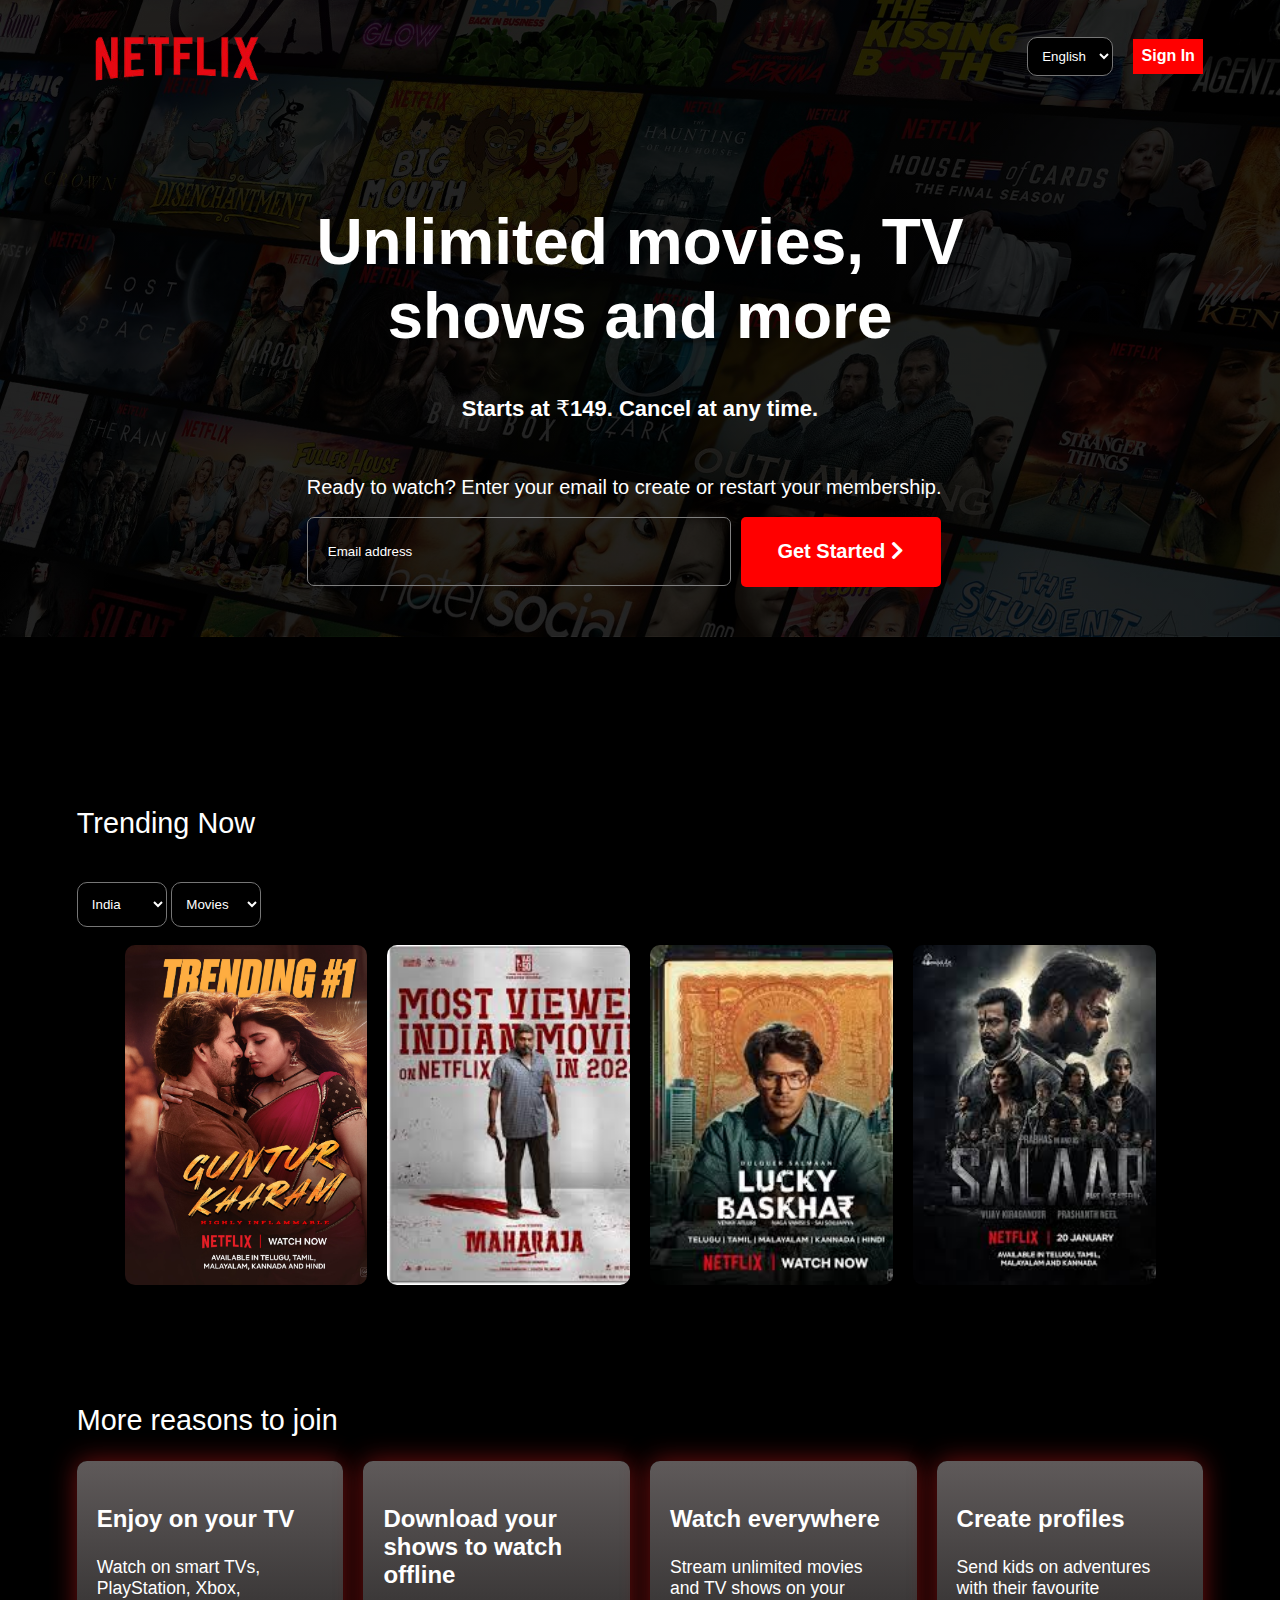
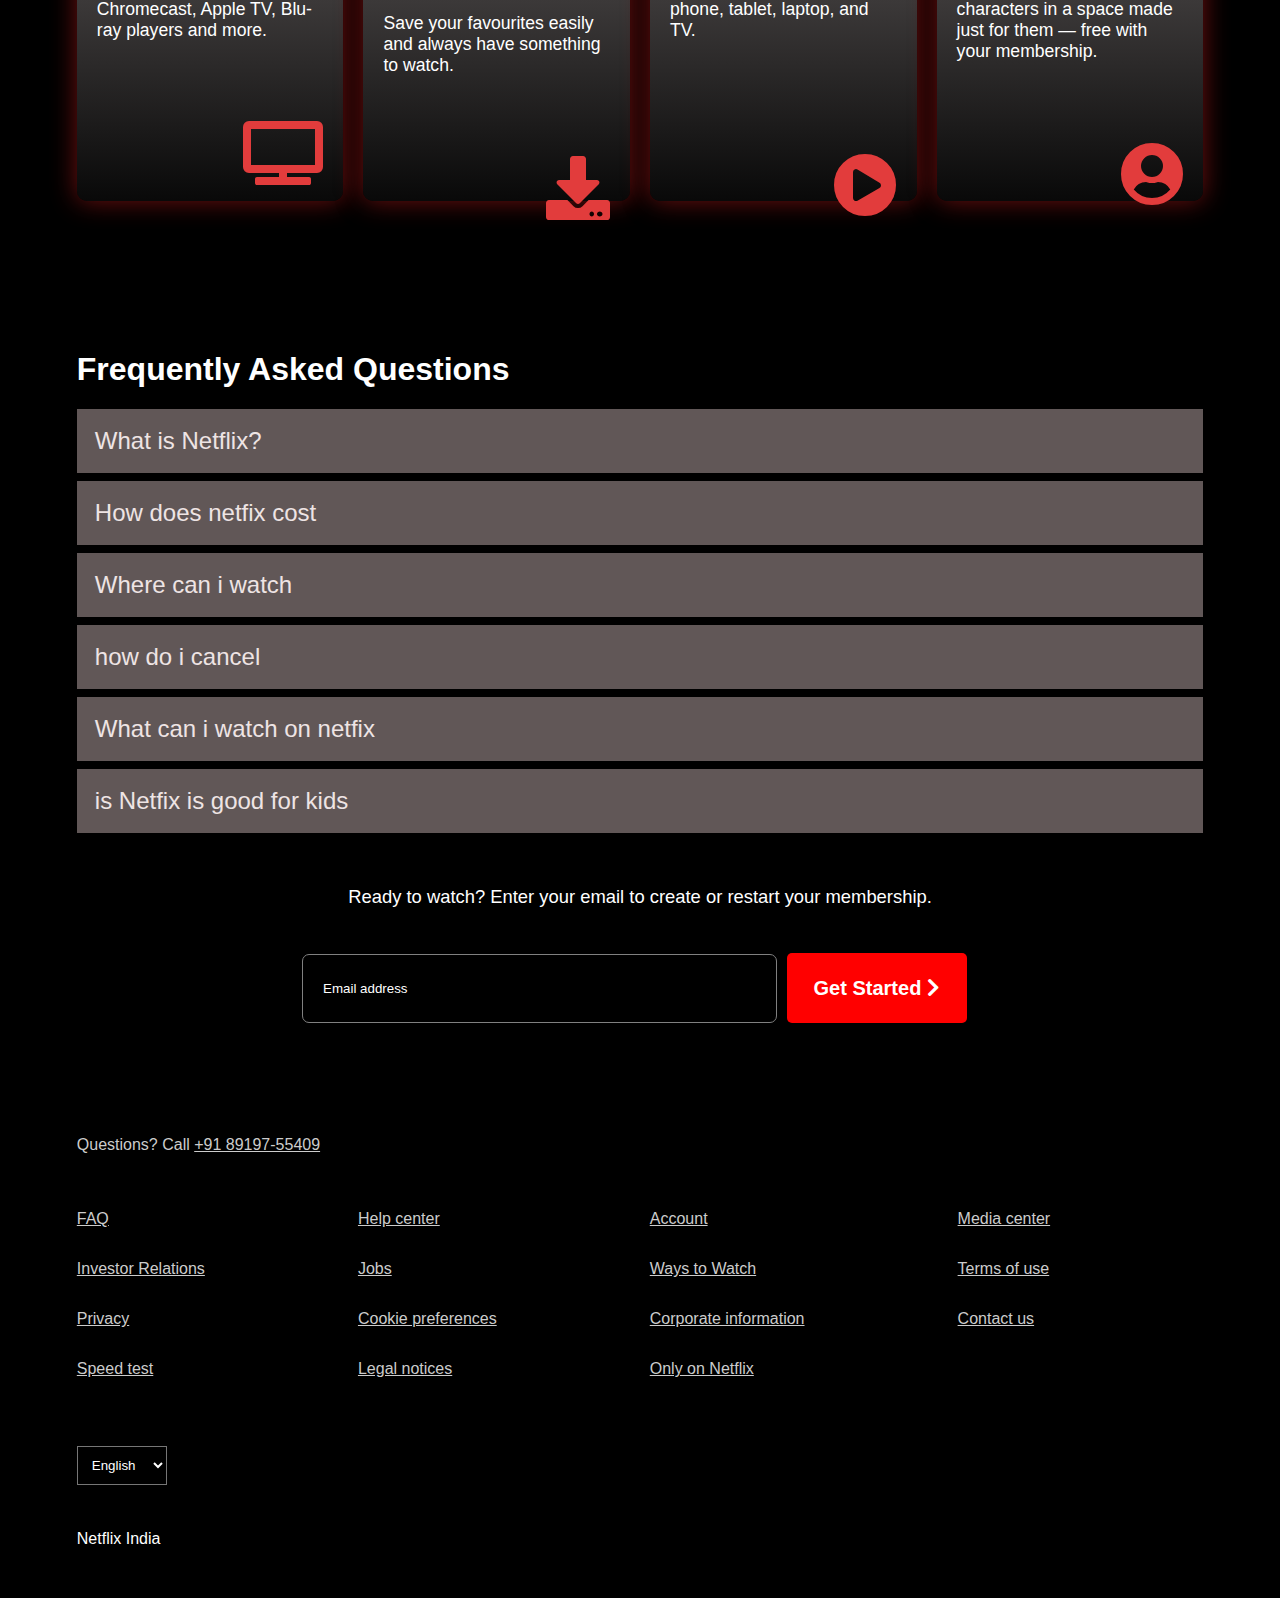
<file: index.html>
<!DOCTYPE html>
<html lang="en">
<head>
    <meta charset="UTF-8">
    <meta name="viewport" content="width=device-width, initial-scale=1.0">
    <meta name="google-site-verification" content="XaznLrN4Wx-jZqwTry_M65azSDx9CdpYCW6JWPhhbP4" />
    <title>Netflix India - Watch TV Shows Online, Watch Movies Online</title>
    <link rel="stylesheet" href="netfix.css">
    <link rel="icon" href="http://pngimg.com/uploads/netflix/small/netflix_PNG15.png" />
    <link rel="stylesheet" href="https://cdnjs.cloudflare.com/ajax/libs/font-awesome/5.15.4/css/all.min.css">
</head>
<body>
    <div class="top-section">
        <div class="parent">
            <div class="logo">
                <img src="logo1.png" alt="netfixclone">
                <div class="lang">
                    <select class="lan">
                        <option>English</option>
                        <option>हिन्दी</option>
                    </select>
                    <button>Sign In</button>
                </div>
            </div>
            <div class="center">
                <div class="text">
                    <h1 class="unlim">Unlimited movies, TV shows and more</h1>
                    <b class="unlim sta">Starts at ₹149. Cancel at any time.</b><br><br><br>
                    <b class="ready">Ready to watch? Enter your email to create or restart your membership.</b>
                </div><br>
                <div class="em">
                    <input class="ema" type="email" placeholder="Email address">
                    <button class="get">Get Started <i class="fas fa-chevron-right"></i></button>
                </div>
            </div>
        </div>
    </div>
    <div class="bottom-section">
        <h2 class="reason">Trending Now</h2><br>
        <section>
            <select class="lan mov">
                <option>India</option>
                <option>Global</option>
            </select>
            <select class="lan mov movi">
                <option>Movies</option>
                <option>TV Shows</option>
            </select><br><br>
        </section>
        <div class="container-row">
            <div class="movi-cont guntur all"></div>
            <div class="movi-cont ssmb all"></div>
            <div class="movi-cont lucky all"></div>
            <div class="movi-cont salaar all"></div>
        </div>
        <h2 class="reason">More reasons to join</h2>
        <div class="container-row">
            <div class="movi-cont">
                <h3 class="njoy">Enjoy on your TV</h3>
                <p class="watch">Watch on smart TVs, PlayStation, Xbox, Chromecast, Apple TV, Blu-ray players and more.</p>
                <div class="icc">
                    <i class="fa fa-tv tv" style="font-size: 64px;"></i>
                </div>
            </div>
            <div class="movi-cont">
                <h3 class="njoy">Download your shows to watch offline</h3>
                <p class="watch">Save your favourites easily and always have something to watch.</p>
                <div class="icc">
                <i class="fa fa-download tv" style="font-size: 64px;"></i>
                </div>
            </div>
            <div class="movi-cont">
                <h3 class="njoy">Watch everywhere</h3>
                <p class="watch">Stream unlimited movies and TV shows on your phone, tablet, laptop, and TV.</p>
                <div class="icc">
                <i class="fa fa-play-circle tv cir" style="font-size: 64px;"></i>
                </div>
            </div>
            <div class="movi-cont">
                <h3 class="njoy">Create profiles</h3>
                <p class="watch">Send kids on adventures with their favourite characters in a space made just for them — free with your membership.</p>
                <div class="icc">
                <i class="fa fa-user-circle tv" style="font-size: 64px;"></i>
                </div>
            </div>
        </div>
        <section class="Frq">
            <h1 class="Frq">Frequently Asked Questions</h1>
            <button class="accordion">What is Netflix?</button>
            <div class="panel">
                <p>Netflix is a streaming service that offers a wide variety of award-winning TV shows, movies, anime, documentaries and more.</p>
            </div>
            <button class="accordion">How does netfix cost</button>
            <div class="panel">
                <p>Plans range from ₹149 to ₹649 a month. No extra costs, no contracts.</p>
            </div>
            <button class="accordion">Where can i watch</button>
            <div class="panel">
                <p>Sign in with your Netflix account to watch instantly on various devices.</p>
            </div>
            <button class="accordion">how do i cancel</button>
            <div class="panel">
                <p>No annoying contracts. Start or stop your account anytime.</p>
            </div>
            <button class="accordion">What can i watch on netfix</button>
            <div class="panel">
                <p>Netflix has an extensive library of movies, TV shows, and more.</p>
            </div>
            <button class="accordion">is Netfix is good for kids</button>
            <div class="panel">
                <p>The Netflix Kids experience includes parental controls.</p>
            </div>
        </section>
        <section  class="email">
            <div class="to">Ready to watch? Enter your email to create or restart your membership.</div>
            <div class="em email-2">
                <input class="ema ee1" type="email" placeholder="Email address">
                <button class="get get-2">Get Started <i class="fas fa-chevron-right"></i></button>
            </div>
        </section>
        <div class="call"><span>Questions? Call <a href="tel:+91 89197-55409">+91 89197-55409</a></span></div>
        <div class="sri">
            <div class="fri">
                <a href="">FAQ</a><a href="">Help center</a><a href="">Account</a><a href="">Media center</a><a href="">Investor Relations</a><a href="">Jobs</a><a href="">Ways to Watch</a><a href="">Terms of use</a><a href="">Privacy</a><a href="">Cookie preferences</a><a href="">Corporate information</a><a href="">Contact us</a><a href="">Speed test</a><a href="">Legal notices</a><a href="">Only on Netflix</a>
            </div>
        </div>
        <div class="lang la">
            <select class="lan last">
                <option>English</option>
                <option>हिन्दी</option>
            </select><br><br>
        </div>
        <div class="foot">
            <footer>Netflix India</footer>
        </div>
    </div>
    <script>
        var acc = document.getElementsByClassName("accordion");
        var i;
        for (i = 0; i < acc.length; i++) {
            acc[i].addEventListener("click", function() {
                this.classList.toggle("active");
                var panel = this.nextElementSibling;
                panel.style.display = panel.style.display === "block" ? "none" : "block";
            });
        }
    </script>
</body>
</html>
</file>
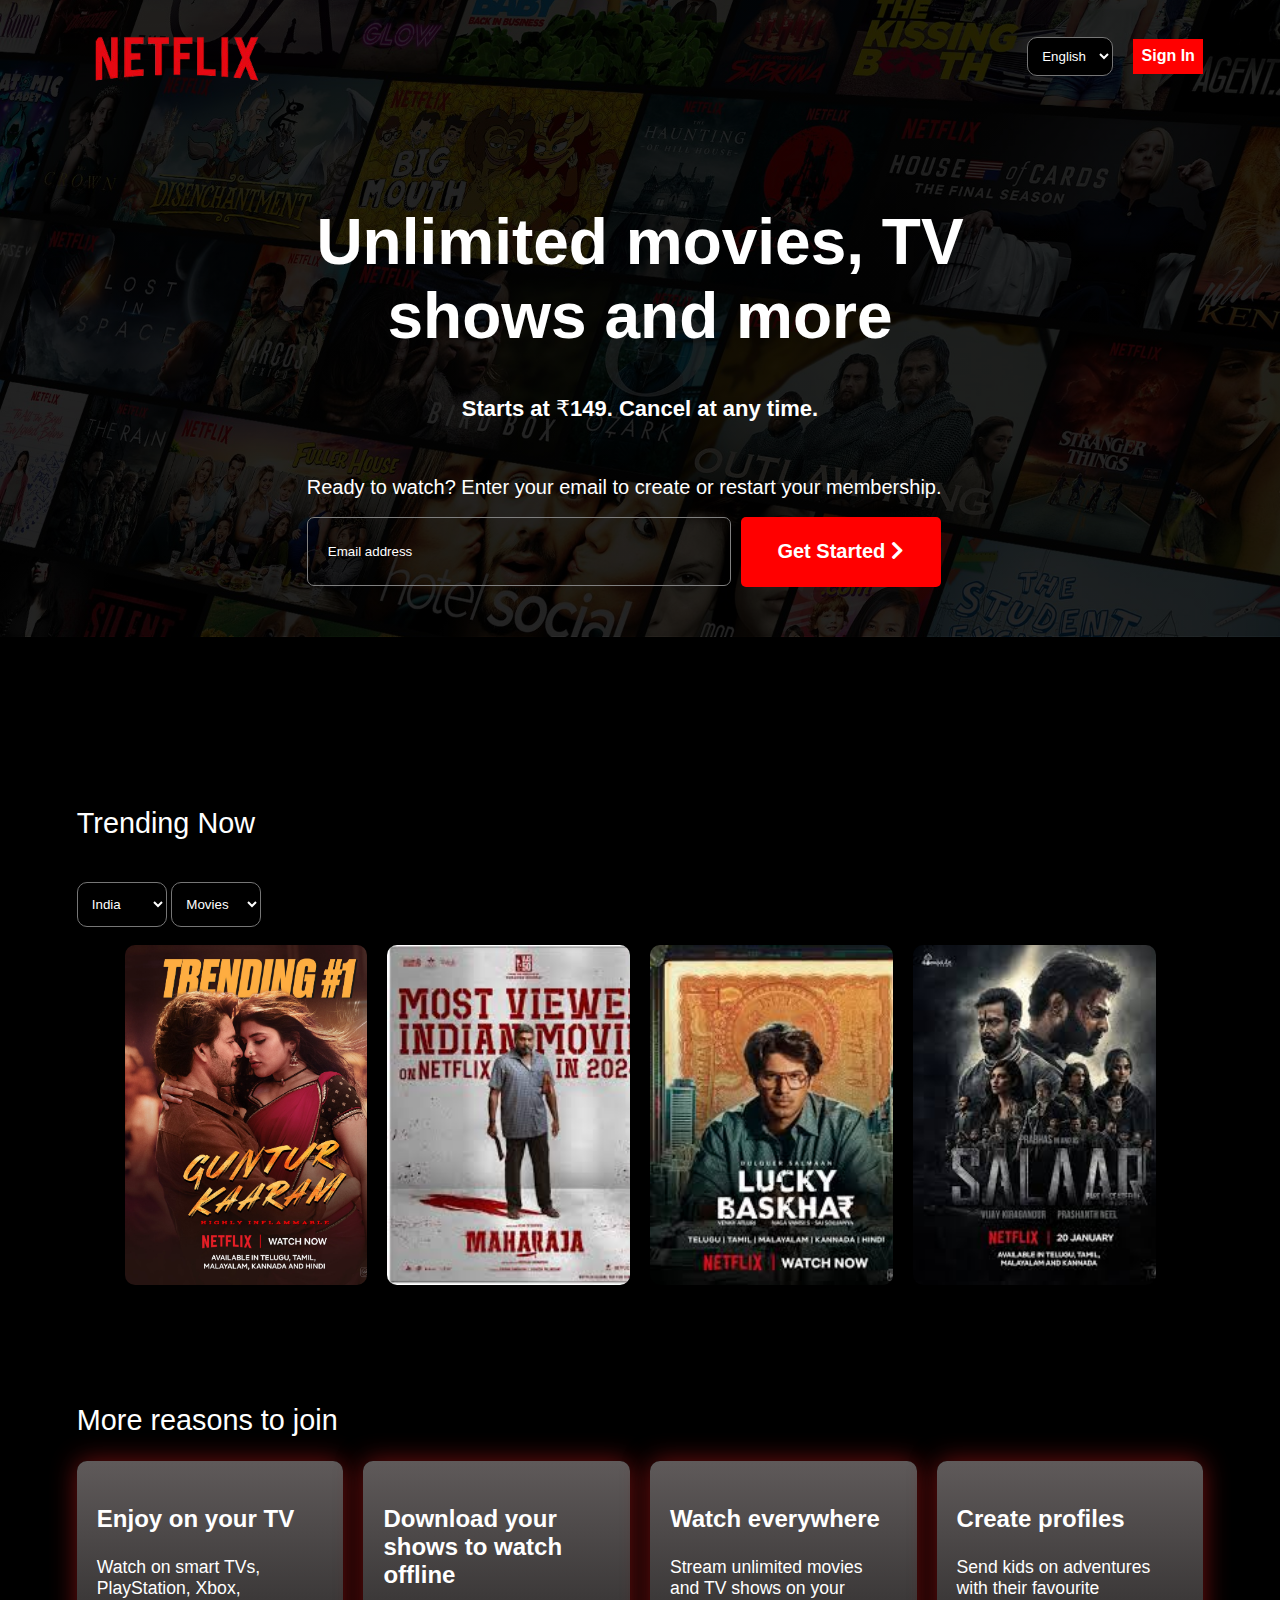
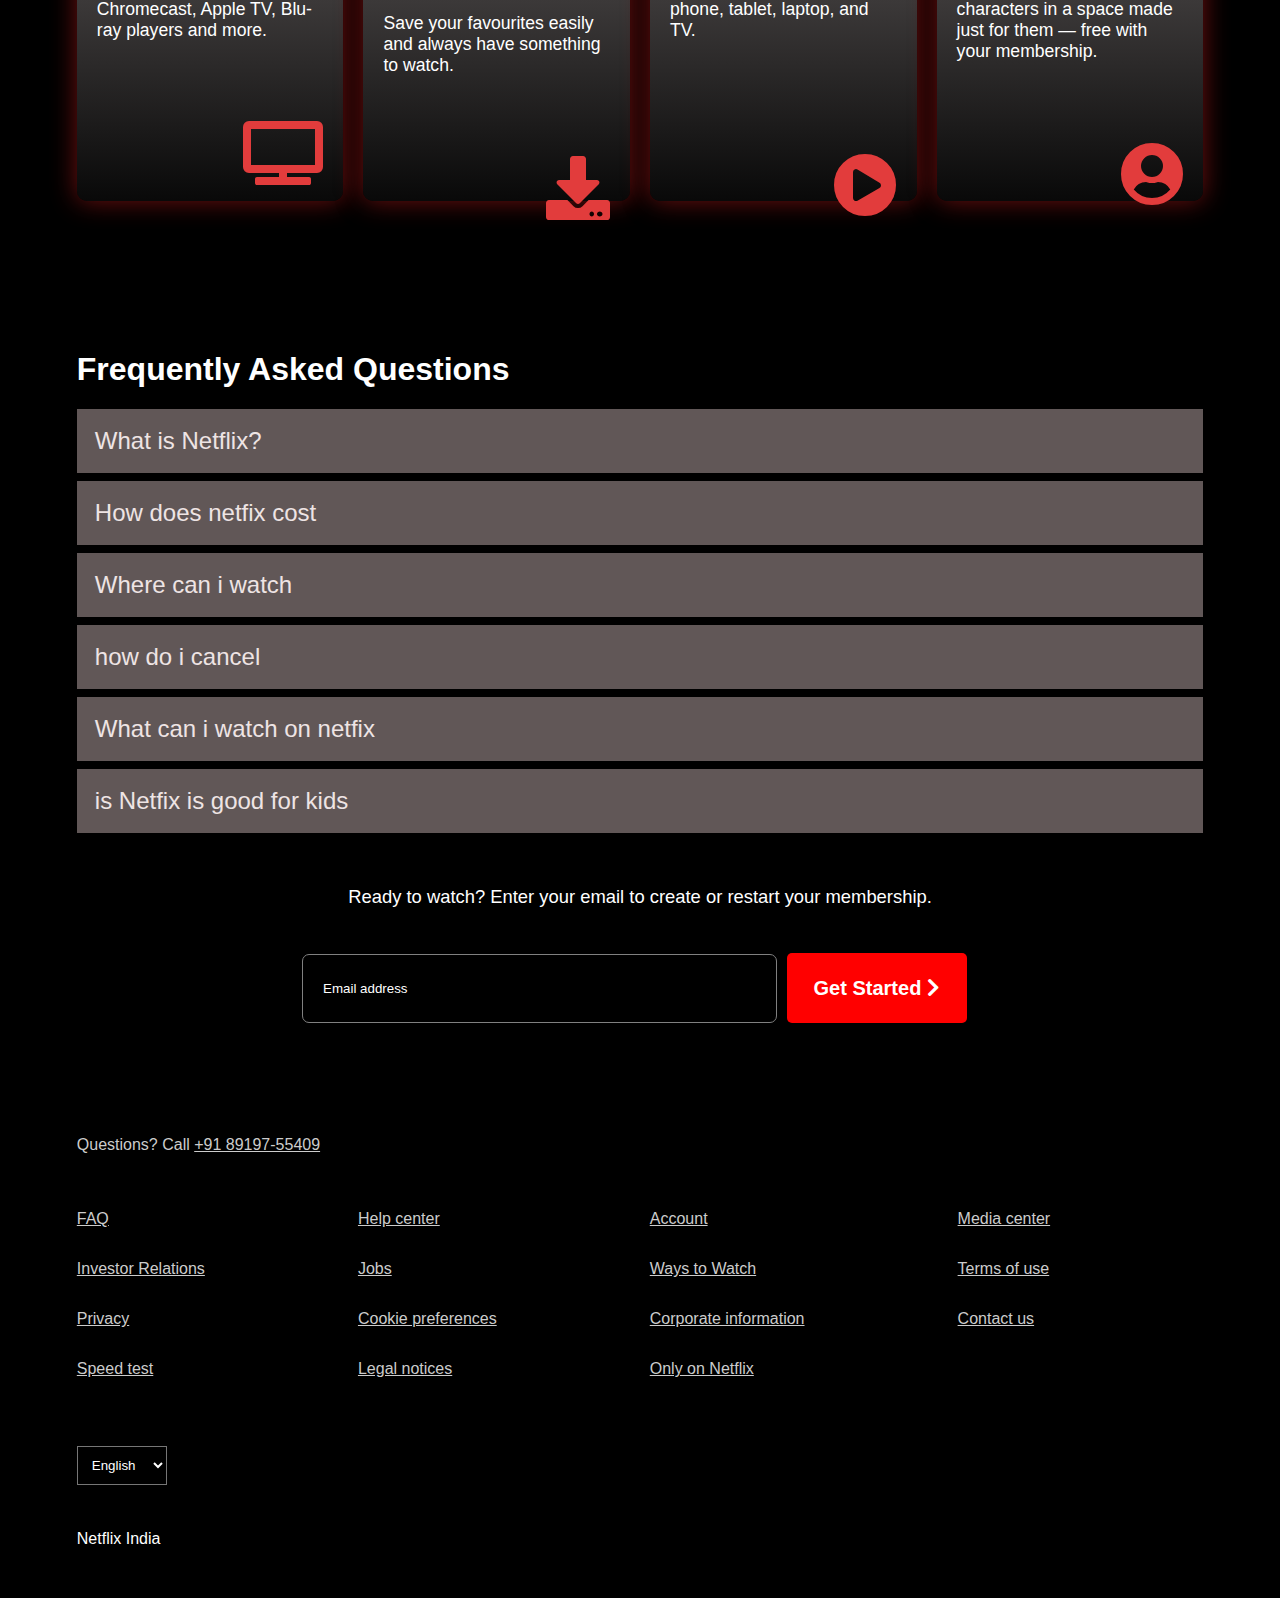
<file: main.html>
<!DOCTYPE html>
<html lang="en">
<head>
    <meta charset="UTF-8">
    <meta name="viewport" content="width=device-width, initial-scale=1.0">
    <title>Netflix India - Watch TV Shows Online, Watch Movies Online</title>
    <link rel="stylesheet" href="netfix.css">
    <link rel="icon" href="http://pngimg.com/uploads/netflix/small/netflix_PNG15.png" />
    <link rel="stylesheet" href="https://cdnjs.cloudflare.com/ajax/libs/font-awesome/5.15.4/css/all.min.css">
</head>
<body>
    <div class="top-section">
        <div class="parent">
            <div class="logo">
                <img src="logo1.png" alt="netfixclone">
                <div class="lang">
                    <select class="lan">
                        <option>English</option>
                        <option>हिन्दी</option>
                    </select>
                    <button>Sign In</button>
                </div>
            </div>
            <div class="center">
                <div class="text">
                    <h1 class="unlim">Unlimited movies, TV shows and more</h1>
                    <b class="unlim sta">Starts at ₹149. Cancel at any time.</b><br><br><br>
                    <b class="ready">Ready to watch? Enter your email to create or restart your membership.</b>
                </div><br>
                <div class="em">
                    <input class="ema" type="email" placeholder="Email address">
                    <button class="get">Get Started <i class="fas fa-chevron-right"></i></button>
                </div>
            </div>
        </div>
    </div>
    <div class="bottom-section">
        <h2 class="reason">Trending Now</h2><br>
        <section>
            <select class="lan mov">
                <option>India</option>
                <option>Global</option>
            </select>
            <select class="lan mov movi">
                <option>Movies</option>
                <option>TV Shows</option>
            </select><br><br>
        </section>
        <div class="container-row">
            <div class="movi-cont guntur all"></div>
            <div class="movi-cont ssmb all"></div>
            <div class="movi-cont lucky all"></div>
            <div class="movi-cont salaar all"></div>
        </div>
        <h2 class="reason">More reasons to join</h2>
        <div class="container-row">
            <div class="movi-cont">
                <h3 class="njoy">Enjoy on your TV</h3>
                <p class="watch">Watch on smart TVs, PlayStation, Xbox, Chromecast, Apple TV, Blu-ray players and more.</p>
                <div class="icc">
                    <i class="fa fa-tv tv" style="font-size: 64px;"></i>
                </div>
            </div>
            <div class="movi-cont">
                <h3 class="njoy">Download your shows to watch offline</h3>
                <p class="watch">Save your favourites easily and always have something to watch.</p>
                <div class="icc">
                <i class="fa fa-download tv" style="font-size: 64px;"></i>
                </div>
            </div>
            <div class="movi-cont">
                <h3 class="njoy">Watch everywhere</h3>
                <p class="watch">Stream unlimited movies and TV shows on your phone, tablet, laptop, and TV.</p>
                <div class="icc">
                <i class="fa fa-play-circle tv cir" style="font-size: 64px;"></i>
                </div>
            </div>
            <div class="movi-cont">
                <h3 class="njoy">Create profiles</h3>
                <p class="watch">Send kids on adventures with their favourite characters in a space made just for them — free with your membership.</p>
                <div class="icc">
                <i class="fa fa-user-circle tv" style="font-size: 64px;"></i>
                </div>
            </div>
        </div>
        <section class="Frq">
            <h1 class="Frq">Frequently Asked Questions</h1>
            <button class="accordion">What is Netflix?</button>
            <div class="panel">
                <p>Netflix is a streaming service that offers a wide variety of award-winning TV shows, movies, anime, documentaries and more.</p>
            </div>
            <button class="accordion">How does netfix cost</button>
            <div class="panel">
                <p>Plans range from ₹149 to ₹649 a month. No extra costs, no contracts.</p>
            </div>
            <button class="accordion">Where can i watch</button>
            <div class="panel">
                <p>Sign in with your Netflix account to watch instantly on various devices.</p>
            </div>
            <button class="accordion">how do i cancel</button>
            <div class="panel">
                <p>No annoying contracts. Start or stop your account anytime.</p>
            </div>
            <button class="accordion">What can i watch on netfix</button>
            <div class="panel">
                <p>Netflix has an extensive library of movies, TV shows, and more.</p>
            </div>
            <button class="accordion">is Netfix is good for kids</button>
            <div class="panel">
                <p>The Netflix Kids experience includes parental controls.</p>
            </div>
        </section>
        <section  class="email">
            <div class="to">Ready to watch? Enter your email to create or restart your membership.</div>
            <div class="em email-2">
                <input class="ema ee1" type="email" placeholder="Email address">
                <button class="get get-2">Get Started <i class="fas fa-chevron-right"></i></button>
            </div>
        </section>
        <div class="call"><span>Questions? Call <a href="tel:+91 89197-55409">+91 89197-55409</a></span></div>
        <div class="sri">
            <div class="fri">
                <a href="">FAQ</a><a href="">Help center</a><a href="">Account</a><a href="">Media center</a><a href="">Investor Relations</a><a href="">Jobs</a><a href="">Ways to Watch</a><a href="">Terms of use</a><a href="">Privacy</a><a href="">Cookie preferences</a><a href="">Corporate information</a><a href="">Contact us</a><a href="">Speed test</a><a href="">Legal notices</a><a href="">Only on Netflix</a>
            </div>
        </div>
        <div class="lang la">
            <select class="lan last">
                <option>English</option>
                <option>हिन्दी</option>
            </select><br><br>
        </div>
        <div class="foot">
            <footer>Netflix India</footer>
        </div>
    </div>
    <script>
        var acc = document.getElementsByClassName("accordion");
        var i;
        for (i = 0; i < acc.length; i++) {
            acc[i].addEventListener("click", function() {
                this.classList.toggle("active");
                var panel = this.nextElementSibling;
                panel.style.display = panel.style.display === "block" ? "none" : "block";
            });
        }
    </script>
</body>
</html>
</file>
<file: netfix.css>
body {
    margin: 0;
    padding: 0;
    font-family: Netflix Sans, Helvetica Neue, Segoe UI, Roboto, Ubuntu, sans-serif;
    color: white;
}

.top-section {
    background:
        linear-gradient(rgba(0, 0, 0, 0.65) , rgba(0, 0, 0, 0.65)), 
        url('net.jpg') top/100% no-repeat;
    background-size: cover;
    background-position: center;
    background-repeat: no-repeat;
    padding-bottom: 3.125rem;
}

.bottom-section {
    background-color: black;
    padding: 3.125rem 6%;
}

.parent {
    padding: 0 0;
}
.parent {
    padding: 0 6%;
    
}

.logo {
    display: flex;
    justify-content: space-between;
    align-items: center;
    padding: 0%;
    
}

.logo img {
    width: 12.5rem;
}

.logo button {
    background-color: red;
    color: white;
    border-radius: 0.313;
    width: 4.375rem;
    height: 2.188rem;
    font-size: 1rem;
    font-weight: bold;
    border: none;
    cursor: pointer;
    transition: background-color 0.3s ease;
}

.logo button:hover {
    background-color: darkred;
}

.lan {
    padding: 0.625rem;
    background-color: black;
    color: white;
    border-radius: 0.625rem;
    
}
.lan:hover{
    border-color: white;
}
.mov{
    width: 8%;
    height: 2.813rem;
}
.movi{
padding:0 15 0 0;
}

.lang {
    display: flex;
    align-items: center;
    gap: 1.25rem;
}

.unlim {
    font-size: 4rem;
    font-weight: 900;
    color: rgb(255, 255, 255);
    text-align: center;
}

.sta {
    font-size: 1.375rem;
    font-weight: 550;
    text-align: center;
    display: block;
}

.ready {
    font-size: 1.25rem;
    font-weight: 400;
    text-align: center;
    
}

.text {
    padding-top: 3.125rem;
}

.center {
    padding: 0 14.375rem;
    justify-content: center;
}

.em {
    display: flex;
    align-items: center;
    gap: 0.625rem;
}

.get {
    height: 4.375rem;
    width: 30%;
    font-size: 1.25rem;
    font-weight: bold;
    padding: 0.625rem 0;
    border-radius: 0.313rem;
    background-color: red;
    color: white;
    border: none;
    cursor: pointer;
}

.get:hover {
    background-color: darkred;
}

.ema {
    width: 60%;
    padding-left: 1.25rem;
    height: 4.063rem;
    background-color: transparent;
    border: 0.063rem solid grey;
    color: white;
    border-radius: 0.438rem;
}

.ema::placeholder, textarea::placeholder {
    color: white;
}

.reason {
    font-size: 1.8rem;
    font-weight: 500;
    padding-top: 6rem;
}

.container-row {
    display: flex;
    justify-content: center;
    gap: 1.25rem;
    
}

.movi-cont {
    padding: 1.25rem;
    height: 18.75rem;
    border-radius: 0.625rem;
    box-shadow: 0 0 0.625rem rgba(3, 3, 3, 0.5);
    color: white;
    font-weight: 500;
    background: linear-gradient(180deg, rgb(95, 90, 90), rgba(10, 10, 10, 0.884));
    box-shadow: 0 0 1.563rem rgb(114, 16, 16);
    width: 40%;
    
    justify-content: space-between;
}
.tv{

    color:rgb(226, 60, 60);
}
.cir{
    margin-top: 2rem;
}



.njoy {
    font-size: 1.5rem;
    
}

.watch {
    font-size: 1.1rem;
    font-weight: 380;
}
.Frq{
    padding-top: 4rem;
}
.accordion {
    background-color: rgb(97,87,87);
    color: rgb(238, 228, 228);
    cursor: pointer;
    padding: 18px;
    width: 100%;
    border: 0.313rem;
    text-align: left;
    outline: none;
    font-size: 1.5rem;
    margin: 0 0 0.5rem 0;
    transition: 0.4s;
}
  
.active, .accordion:hover {
    background-color:rgb(97, 87, 87); 
}
  
.panel {
    padding: 0 1.125rem;
    margin: 0 0 0.5rem 0;
    display: none;
    background-color: rgb(94, 87, 87);
    overflow: hidden;
    color: white;
    font-size: 1.5rem;
}
.ee{
    padding: 5%;
   
}
.ee1{

    width: 50%;
    
}
.email-2{
    display: flex;
    align-items: center;
    padding: 0 0 0 20%;
    
    
}
.to{
    padding: 4%;
    font-size: 1.15rem;
    text-align: center;

}
.get-2{
    width: 20%;

    
}
.all{
    background: none;
    box-shadow: none;
    width: 18%;
    cursor: pointer;
    transition:0.5s ease;
    transition: transform 0.3s ease, box-shadow 0.3s ease;

}
.all:hover{
    transform: scale(1.1); /* Zooms in by 10% */
    box-shadow: 0 0 1.875rem rgba(177, 161, 161, 0.7);
}
.guntur{
    background-image: url('guntur.jpeg');
    background-size: cover;
}
.ssmb{
    background-image: url('maharaja.jpeg');
    background-size: cover;
    background-repeat: no-repeat;
}
.salaar{
    background-image: url('salaar.jpeg');
    background-size: cover;
}
.lucky{
    background-image: url('lucky.jpeg');
    background-size: cover;
}

.fri{
    display: grid;
    grid-template-columns: auto auto auto auto;
    row-gap: 2rem;
}

span,a{
    color: #ccc;
}
.call{
    padding: 10% 0 5% 0;
}
.la{
    padding-top: 6%;
}
.last{
    width: 8%;
    border-radius: 0%;
}
.foot{
    padding-top: 4%;

}
.icc{
    margin-top: 5rem;
    display: flex;
    flex-direction: row-reverse;
    justify-content: end;
}

@media (max-width: 1024px) {
    .center {
        padding: 0 5rem;
    }

    .unlim {
        font-size: 3rem;
    }

    .ema {
        width: 70%;
    }

    .get {
        width: 30%;
    }

    .movi-cont {
        width: 50%;
        height: auto;
    }

    .all {
        width: 30%;
        height: 21.875rem;
    }
    a{
        padding: 2%;
    }
    .fri {
        display: grid;
        grid-template-columns: repeat(3, 1fr);  
    }
    .icc{

        display: flex;
        flex-direction: row-reverse;
        justify-content: end;
    }

}


@media (max-width: 768px) {
    .lan.mov {
        margin-bottom: 0.625rem;
        width: 100%; 
    }
    .logo img {
        width: 7.5rem;
    }

    .lang {
        flex-direction: row;
    }

    .center {
        padding: 0 3.125rem;
    }

    .unlim {
        font-size: 1.8rem;
    }

    .container-row {
        flex-direction: column;
        gap: 1.875rem;
    }

    .movi-cont {
        width: 90%;
        height: auto;
    }

    .ema {
        width: 100%;
    }

    .get {
        width: 100%;
    }

    .to {
        font-size: 1rem;
    }

    .mov {
        width: 20%;
    }

    .all {
        width: 90%;
        height: 20rem;
    }
    .email-2{
        padding: 0;
    }

    .last {
        width: 20%;
        display: flex;
    }
    .la{
        flex-direction: row;
    }

    .get-2 {
        width: 50%;
        
    }
    .fri{
        display: grid;
        grid-template-columns: auto auto ;
    }
   
}


@media (max-width: 425px) {
    .unlim {
        font-size: 1.6rem;
    }

    .sta,
    .ready {
        font-size: 1.2rem;
    }

    .center {
        padding: 0 1.25rem;
    }

    .ema {
        width: 100%;
        height: 3.125rem;
    }

    .get {
        width: 100%;
        height: 4.375rem;
        font-size: 1rem;
    }

    .movi-cont {
        width: 90%;
        
    }

    .all {
        width: 90%;
    }

    .last {
        width: 25%;
    }
    .fri{
        display: grid;
        grid-template-columns: auto ;
    }


}


@media (max-width: 375px) {
    .unlim {
        font-size: 1.4rem;
    }

    .sta,
    .ready {
        font-size: 1rem;
    }

    .text {
        padding: 0 0.625rem;
    }

    .ema {
        width: 100%;
        height: 2.813rem;
    }

    .get {
        width: 50%;
        height: 2.813rem;
        font-size: 0.875rem;
    }

    .all {
        width: 70%;
    }

    .last {
        width: 30%;
    }
    .fri{
        display: grid;
        grid-template-columns: auto;
    }
}


@media (max-width: 321px) {
    .unlim {
        font-size: 1.2rem;
    }

    .sta,
    .ready {
        font-size: 0.9rem;
    }

    .text {
        padding: 0 0.625rem;
    }

    .ema {
        height: 2.5rem;
    }

    .get {
        height: 3.125rem;
        font-size: 0.75rem;
        width: 100%;
    }

    .accordion {
        font-size: 0.9rem;
    }

    .all {
        width: 60%;
    }

    .movi-cont {
        width: 80%;
    }

    .last {
        width: 35%;
    }

    .fri {
        display: grid;
        grid-template-columns: auto;
    }
}
@media (max-width: 600px) {
    .em {
        flex-direction: column;
        align-items: center;
        gap: 0.625rem;
    }

    .ema {
        width: 100%;
    }

    .get {
        width: 50%;
        
    }
    .fri {
        display: grid;
        grid-template-columns: auto;
    }
    
    }
</file>
